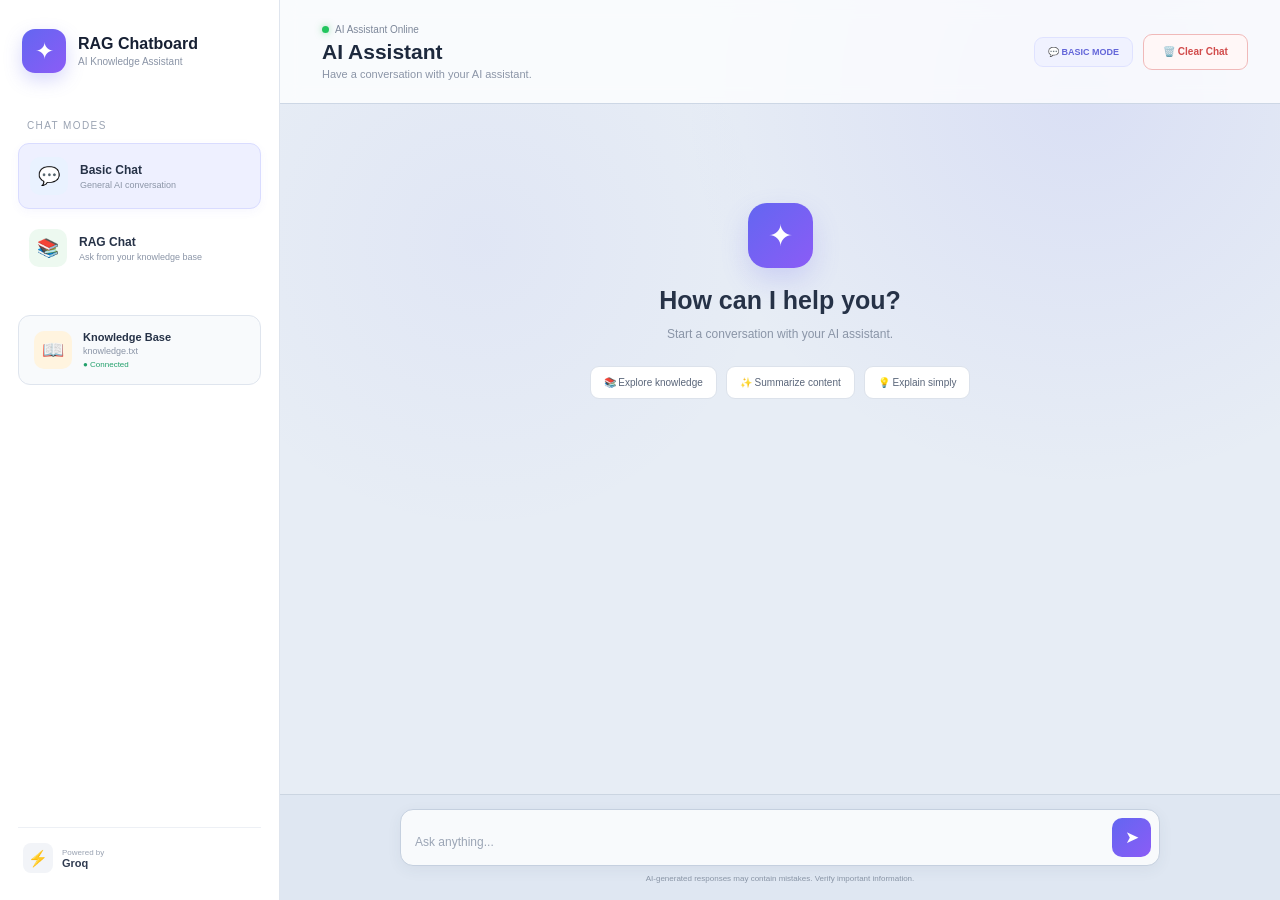
<file: public/index.html>
<!DOCTYPE html>
<html lang="en">

<head>
    <meta charset="UTF-8">
    <meta name="viewport" content="width=device-width, initial-scale=1.0">

    <title>RAG Chatboard</title>

    <link rel="stylesheet" href="static/style.css">
</head>

<body>

<div class="app">

    <!-- ================= SIDEBAR ================= -->

    <aside class="sidebar">

        <div class="logo">
            <div class="logo-icon">✦</div>

            <div>
                <h2>RAG Chatboard</h2>
                <p>AI Knowledge Assistant</p>
            </div>
        </div>


        <div class="sidebar-title">
            CHAT MODES
        </div>


        <!-- BASIC CHAT -->

        <a href="#" class="mode-card active" data-mode="basic">

            <div class="mode-icon basic-icon">
                💬
            </div>

            <div>
                <strong>Basic Chat</strong>
                <span>General AI conversation</span>
            </div>

        </a>


        <!-- RAG CHAT -->

        <a href="#" class="mode-card" data-mode="rag">

            <div class="mode-icon rag-icon">
                📚
            </div>

            <div>
                <strong>RAG Chat</strong>
                <span>Ask from your knowledge base</span>
            </div>

        </a>


        <!-- KNOWLEDGE BASE -->

        <div class="knowledge-card">

            <div class="book-icon">
                📖
            </div>

            <div>
                <strong>Knowledge Base</strong>

                <span>
                    knowledge.txt
                </span>

                <small>
                    ● Connected
                </small>
            </div>

        </div>


        <!-- SIDEBAR BOTTOM -->

        <div class="sidebar-bottom">

            <div class="groq-logo">
                ⚡
            </div>

            <div>
                <span>Powered by</span>
                <strong>Groq</strong>
            </div>

        </div>

    </aside>


    <!-- ================= MAIN ================= -->

    <main class="main">


        <!-- HEADER -->

        <header class="header">

            <div class="header-left">

                <div class="online">
                    <span></span>
                    AI Assistant Online
                </div>

                <h1>
                    AI Assistant
                </h1>

                <p>
                    Have a conversation with your AI assistant.
                </p>

            </div>


            <div class="header-actions">

                <div class="header-mode">
                    💬 BASIC MODE
                </div>

                <button
                    type="button"
                    class="clear-btn"
                >
                    🗑️ Clear Chat
                </button>

            </div>

        </header>


        <!-- ================= CHAT AREA ================= -->

        <section class="chat-area" id="chatArea">


            <!-- WELCOME -->

            <div class="welcome">

                <div class="welcome-icon">
                    ✦
                </div>

                <h2>
                    How can I help you?
                </h2>

                <p>
                    Start a conversation with your AI assistant.
                </p>


                <div class="suggestions">

                    <button
                        type="button"
                        class="suggestion-btn"
                        data-question="What is this knowledge base about?"
                    >
                        📚 Explore knowledge
                    </button>


                    <button
                        type="button"
                        class="suggestion-btn"
                        data-question="Summarize the information"
                    >
                        ✨ Summarize content
                    </button>


                    <button
                        type="button"
                        class="suggestion-btn"
                        data-question="Explain this topic simply"
                    >
                        💡 Explain simply
                    </button>

                </div>

            </div>

        </section>


        <!-- ================= INPUT ================= -->

        <div class="input-area">

            <form id="chatForm">

                <div class="input-box">

                    <textarea
                        id="question"
                        name="question"
                        placeholder="Ask anything..."
                        rows="1"
                        required
                    ></textarea>


                    <button
                        type="submit"
                        class="send-button"
                        title="Send message"
                    >
                        ➤
                    </button>

                </div>

            </form>


            <p class="footer-text">
                AI-generated responses may contain mistakes.
                Verify important information.
            </p>

        </div>

    </main>

</div>


<!-- ================================================= -->
<!-- JAVASCRIPT -->
<!-- ================================================= -->

<script>

/* =========================================
   VERCEL BACKEND
========================================= */

const API_URL = "https://rag-chatboard.vercel.app";


/* =========================================
   CURRENT MODE
========================================= */

let currentMode = "basic";


/* =========================================
   ELEMENTS
========================================= */

const form = document.getElementById("chatForm");

const questionInput = document.getElementById("question");

const chatArea = document.getElementById("chatArea");

const modeCards = document.querySelectorAll(".mode-card");

const headerMode = document.querySelector(".header-mode");

const clearButton = document.querySelector(".clear-btn");

const suggestionButtons =
    document.querySelectorAll(".suggestion-btn");


/* =========================================
   MODE SWITCHING
========================================= */

modeCards.forEach(function(card) {

    card.addEventListener("click", function(event) {

        event.preventDefault();

        modeCards.forEach(function(item) {
            item.classList.remove("active");
        });

        card.classList.add("active");

        currentMode = card.dataset.mode;


        if (currentMode === "rag") {

            headerMode.textContent = "📚 RAG MODE";

        } else {

            headerMode.textContent = "💬 BASIC MODE";

        }

    });

});


/* =========================================
   SUGGESTION BUTTONS
========================================= */

suggestionButtons.forEach(function(button) {

    button.addEventListener("click", function() {

        questionInput.value =
            button.dataset.question;

        questionInput.focus();

    });

});


/* =========================================
   SEND MESSAGE
========================================= */

form.addEventListener("submit", async function(event) {

    event.preventDefault();


    const question =
        questionInput.value.trim();


    if (!question) {
        return;
    }


    /* Show user message */

    addUserMessage(question);


    /* Clear input */

    questionInput.value = "";


    /* Show loading */

    const loadingMessage =
        addAIMessage("Thinking...");


    try {

        const formData = new FormData();

        formData.append(
            "question",
            question
        );

        formData.append(
            "mode",
            currentMode
        );


        const response = await fetch(
            `${API_URL}/chat`,
            {
                method: "POST",
                body: formData
            }
        );


        const data =
            await response.json();


        /* Remove Thinking */

        loadingMessage.remove();


        /* Successful response */

        if (data.success) {

            addAIMessage(data.answer);

        }

        /* Backend error */

        else {

            addAIMessage(
                "Error: " +
                (data.error ||
                "Something went wrong.")
            );

        }

    }

    catch (error) {

        console.error(
            "API Error:",
            error
        );


        loadingMessage.remove();


        addAIMessage(
            "Unable to connect to the AI server."
        );

    }

});


/* =========================================
   USER MESSAGE
========================================= */

function addUserMessage(text) {

    const message =
        document.createElement("div");


    message.className =
        "message user-message";


    message.innerHTML = `

        <div class="message-body">

            <div class="sender user-sender">
                You
            </div>

            <div class="user-bubble">
                ${escapeHtml(text)}
            </div>

        </div>


        <div class="user-avatar">
            YOU
        </div>

    `;


    chatArea.appendChild(message);


    scrollToBottom();

}


/* =========================================
   AI MESSAGE
========================================= */

function addAIMessage(text) {

    const message =
        document.createElement("div");


    message.className =
        "message ai-message";


    message.innerHTML = `

        <div class="ai-avatar">
            ✦
        </div>


        <div class="message-body">

            <div class="sender">

                AI Assistant

                <span class="badge">
                    AI
                </span>

            </div>


            <div class="ai-bubble">

                ${escapeHtml(text)}

            </div>

        </div>

    `;


    chatArea.appendChild(message);


    scrollToBottom();


    return message;

}


/* =========================================
   CLEAR CHAT
========================================= */

clearButton.addEventListener(
    "click",
    function() {

        chatArea.innerHTML = `

            <div class="welcome">

                <div class="welcome-icon">
                    ✦
                </div>


                <h2>
                    How can I help you?
                </h2>


                <p>
                    Start a conversation with
                    your AI assistant.
                </p>


                <div class="suggestions">

                    <button
                        type="button"
                        class="suggestion-btn"
                        data-question="What is this knowledge base about?"
                    >
                        📚 Explore knowledge
                    </button>


                    <button
                        type="button"
                        class="suggestion-btn"
                        data-question="Summarize the information"
                    >
                        ✨ Summarize content
                    </button>


                    <button
                        type="button"
                        class="suggestion-btn"
                        data-question="Explain this topic simply"
                    >
                        💡 Explain simply
                    </button>

                </div>

            </div>

        `;


        /* Reconnect suggestion buttons */

        const newButtons =
            document.querySelectorAll(
                ".suggestion-btn"
            );


        newButtons.forEach(function(button) {

            button.addEventListener(
                "click",
                function() {

                    questionInput.value =
                        button.dataset.question;

                    questionInput.focus();

                }
            );

        });

    }
);


/* =========================================
   ENTER KEY
========================================= */

questionInput.addEventListener(
    "keydown",
    function(event) {

        if (
            event.key === "Enter" &&
            !event.shiftKey
        ) {

            event.preventDefault();

            form.requestSubmit();

        }

    }
);


/* =========================================
   SCROLL CHAT
========================================= */

function scrollToBottom() {

    chatArea.scrollTop =
        chatArea.scrollHeight;

}


/* =========================================
   SECURITY
========================================= */

function escapeHtml(text) {

    const div =
        document.createElement("div");

    div.textContent = text;

    return div.innerHTML;

}

</script>

</body>
</html>
</file>
<file: public/static/style.css>
* {
    margin: 0;
    padding: 0;
    box-sizing: border-box;
}

body {
    font-family: "Segoe UI", Arial, sans-serif;
    background: #dfe7f2;
    color: #1e293b;
    min-height: 100vh;
}

.app {
    display: flex;
    min-height: 100vh;
}


/* =====================================================
   SIDEBAR
===================================================== */

.sidebar {
    width: 280px;
    background: #ffffff;
    border-right: 1px solid #dfe5ee;
    padding: 24px 18px;
    display: flex;
    flex-direction: column;
}

.logo {
    display: flex;
    align-items: center;
    gap: 12px;
    padding: 5px 4px;
    margin-bottom: 42px;
}

.logo-icon {
    width: 44px;
    height: 44px;
    border-radius: 13px;

    display: flex;
    align-items: center;
    justify-content: center;

    font-size: 23px;
    color: white;

    background: linear-gradient(
        135deg,
        #6366f1,
        #8b5cf6
    );

    box-shadow:
        0 7px 18px rgba(99, 102, 241, 0.25);
}

.logo h2 {
    font-size: 16px;
    color: #172033;
}

.logo p {
    font-size: 10px;
    color: #8a94a6;
    margin-top: 3px;
}

.sidebar-title {
    font-size: 10px;
    letter-spacing: 1.4px;
    color: #9aa3b2;
    margin: 0 9px 12px;
}


/* MODE CARDS */

.mode-card {
    text-decoration: none;

    display: flex;
    align-items: center;
    gap: 12px;

    padding: 13px 11px;
    margin-bottom: 7px;

    border-radius: 11px;

    color: #263247;
    transition: all 0.2s;
}

.mode-card:hover {
    background: #f3f6fb;
}

.mode-card.active {
    background: #eef0ff;
    border: 1px solid #d9dcff;

    box-shadow:
        0 3px 10px rgba(99, 102, 241, 0.05);
}

.mode-icon {
    width: 38px;
    height: 38px;

    display: flex;
    align-items: center;
    justify-content: center;

    border-radius: 10px;
    font-size: 18px;
}

.basic-icon {
    background: #e9f2ff;
}

.rag-icon {
    background: #edf9f0;
}

.mode-card strong {
    display: block;
    font-size: 12px;
    color: #263247;
}

.mode-card span {
    display: block;
    font-size: 9px;
    color: #8b95a7;
    margin-top: 3px;
}


/* KNOWLEDGE CARD */

.knowledge-card {
    margin-top: 28px;

    padding: 15px;

    border: 1px solid #dfe5ee;
    border-radius: 12px;

    background: #f8fafc;

    display: flex;
    gap: 11px;
    align-items: center;
}

.book-icon {
    width: 38px;
    height: 38px;

    border-radius: 10px;

    display: flex;
    align-items: center;
    justify-content: center;

    background: #fff4df;

    font-size: 18px;
}

.knowledge-card strong {
    display: block;
    font-size: 11px;
    color: #263247;
}

.knowledge-card span {
    display: block;
    font-size: 9px;
    color: #8b95a7;
    margin-top: 3px;
}

.knowledge-card small {
    display: block;
    font-size: 8px;
    color: #22a06b;
    margin-top: 4px;
}


/* SIDEBAR BOTTOM */

.sidebar-bottom {
    margin-top: auto;

    padding: 15px 5px 3px;

    border-top: 1px solid #edf0f5;

    display: flex;
    align-items: center;
    gap: 9px;
}

.groq-logo {
    width: 30px;
    height: 30px;

    border-radius: 8px;

    display: flex;
    align-items: center;
    justify-content: center;

    background: #f2f4f8;
}

.sidebar-bottom span {
    display: block;
    font-size: 8px;
    color: #9aa3b2;
}

.sidebar-bottom strong {
    display: block;
    font-size: 11px;
    color: #303b50;
}


/* =====================================================
   MAIN
===================================================== */

.main {
    flex: 1;

    display: flex;
    flex-direction: column;

    min-width: 0;

    background:
        radial-gradient(
            circle at 80% 10%,
            rgba(99, 102, 241, 0.10),
            transparent 35%
        ),
        #e7edf5;
}


/* =====================================================
   HEADER
===================================================== */

.header {
    min-height: 104px;

    padding: 22px 32px 22px 42px;

    background: rgba(255, 255, 255, 0.76);

    backdrop-filter: blur(10px);

    border-bottom: 1px solid #cdd7e5;

    display: flex;
    align-items: center;
    justify-content: space-between;

    gap: 20px;
}

.header-left {
    min-width: 0;
}

.online {
    font-size: 10px;

    color: #7c8799;

    margin-bottom: 5px;

    display: flex;
    align-items: center;
    gap: 6px;
}

.online span {
    width: 7px;
    height: 7px;

    border-radius: 50%;

    background: #22c55e;

    box-shadow:
        0 0 7px rgba(34, 197, 94, 0.5);
}

.header h1 {
    font-size: 21px;
    color: #1d293d;
}

.header p {
    font-size: 11px;
    color: #8b95a7;
    margin-top: 4px;
}


/* =====================================================
   HEADER RIGHT SIDE
===================================================== */

.header-actions {
    display: flex;
    align-items: center;
    gap: 10px;

    flex-shrink: 0;
}


/* MODE BADGE */

.header-mode {
    padding: 9px 13px;

    border-radius: 9px;

    background: #f0f2ff;

    border: 1px solid #dfe2ff;

    color: #6366d9;

    font-size: 9px;

    font-weight: 600;

    white-space: nowrap;
}


/* =====================================================
   CLEAR CHAT BUTTON
===================================================== */

.clear-btn {
    display: inline-flex;

    align-items: center;
    justify-content: center;

    gap: 7px;

    min-width: 105px;

    height: 36px;

    padding: 0 13px;

    border: 1px solid #f0b9b9;

    border-radius: 9px;

    background: #fff7f7;

    color: #d14b4b;

    font-family: inherit;

    font-size: 10px;

    font-weight: 600;

    cursor: pointer;

    transition: all 0.2s ease;
}

.clear-btn:hover {
    background: #feecec;

    border-color: #e99b9b;

    color: #c53d3d;

    transform: translateY(-1px);

    box-shadow:
        0 5px 12px rgba(209, 75, 75, 0.12);
}

.clear-btn:active {
    transform: translateY(0);
}


/* =====================================================
   CHAT AREA
===================================================== */

.chat-area {
    flex: 1;

    overflow-y: auto;

    padding: 38px 12% 25px;

    background:
        radial-gradient(
            circle at 20% 20%,
            rgba(99, 102, 241, 0.05),
            transparent 30%
        );
}


/* SCROLLBAR */

.chat-area::-webkit-scrollbar {
    width: 7px;
}

.chat-area::-webkit-scrollbar-track {
    background: transparent;
}

.chat-area::-webkit-scrollbar-thumb {
    background: #c4cedc;
    border-radius: 10px;
}

.chat-area::-webkit-scrollbar-thumb:hover {
    background: #adb9c9;
}


/* =====================================================
   WELCOME
===================================================== */

.welcome {
    max-width: 650px;

    margin: 8% auto;

    text-align: center;
}

.welcome-icon {
    width: 65px;
    height: 65px;

    margin: auto auto 18px;

    display: flex;
    align-items: center;
    justify-content: center;

    border-radius: 19px;

    font-size: 30px;
    color: white;

    background: linear-gradient(
        135deg,
        #6366f1,
        #8b5cf6
    );

    box-shadow:
        0 12px 28px rgba(99, 102, 241, 0.2);
}

.welcome h2 {
    font-size: 25px;
    color: #263247;
}

.welcome p {
    max-width: 500px;

    margin: 10px auto 22px;

    color: #8a95a7;

    font-size: 12px;

    line-height: 1.6;
}

.suggestions {
    display: flex;

    justify-content: center;

    gap: 9px;

    flex-wrap: wrap;
}

.suggestions button {
    border: 1px solid #dce2eb;

    background: #ffffff;

    color: #596579;

    padding: 10px 13px;

    border-radius: 9px;

    font-size: 10px;

    cursor: pointer;

    transition: 0.2s;
}

.suggestions button:hover {
    border-color: #aeb5ff;

    background: #f5f5ff;

    color: #5559c9;

    transform: translateY(-1px);
}


/* =====================================================
   MESSAGES
===================================================== */

.message {
    display: flex;

    gap: 11px;

    width: 100%;

    max-width: 850px;

    margin: 0 auto 26px;
}

.message-body {
    max-width: 70%;
}


/* =====================================================
   AI MESSAGE
===================================================== */

.ai-message {
    justify-content: flex-start;
}

.ai-avatar {
    width: 36px;
    height: 36px;

    flex-shrink: 0;

    border-radius: 10px;

    display: flex;
    align-items: center;
    justify-content: center;

    color: white;

    font-size: 18px;

    background: linear-gradient(
        135deg,
        #6366f1,
        #8b5cf6
    );

    box-shadow:
        0 4px 10px rgba(99, 102, 241, 0.15);
}

.sender {
    font-size: 10px;

    color: #69758a;

    margin-bottom: 6px;
}

.badge {
    font-size: 8px;

    padding: 2px 5px;

    border-radius: 4px;

    margin-left: 5px;

    background: #e8eaff;

    color: #6366d9;
}

.ai-bubble {
    background: #ffffff;

    border: 1px solid #d3dce8;

    border-radius: 4px 14px 14px 14px;

    padding: 15px 17px;

    color: #334155;

    font-size: 12px;

    line-height: 1.7;

    white-space: pre-wrap;

    box-shadow:
        0 5px 15px rgba(51, 65, 85, 0.07);
}


/* =====================================================
   USER MESSAGE
===================================================== */

.user-message {
    justify-content: flex-end;
}

.user-sender {
    text-align: right;
}

.user-avatar {
    width: 36px;
    height: 36px;

    flex-shrink: 0;

    border-radius: 10px;

    display: flex;
    align-items: center;
    justify-content: center;

    background: #334155;

    color: white;

    font-size: 9px;
}

.user-bubble {
    background: #6366f1;

    color: white;

    border-radius: 14px 4px 14px 14px;

    padding: 13px 17px;

    font-size: 12px;

    line-height: 1.6;

    box-shadow:
        0 5px 15px rgba(99, 102, 241, 0.18);
}


/* =====================================================
   COPY BUTTON
===================================================== */

.copy-btn {
    margin-top: 6px;

    border: none;

    background: transparent;

    color: #929baa;

    font-size: 9px;

    cursor: pointer;

    padding: 0;
}

.copy-btn:hover {
    color: #6366d9;
}


/* =====================================================
   INPUT AREA
===================================================== */

.input-area {
    padding: 14px 12% 17px;

    background: #dfe7f2;

    border-top: 1px solid #cbd5e1;
}

.input-area form {
    max-width: 850px;

    margin: auto;
}

.input-box {
    display: flex;

    align-items: flex-end;

    gap: 8px;

    padding: 8px 8px 8px 14px;

    background: #f8fafc;

    border: 1px solid #c5d0df;

    border-radius: 13px;

    box-shadow:
        0 4px 15px rgba(51, 65, 85, 0.06);

    transition: 0.2s;
}

.input-box:focus-within {
    background: #ffffff;

    border-color: #9da2ff;

    box-shadow:
        0 0 0 3px rgba(99, 102, 241, 0.08),
        0 5px 15px rgba(51, 65, 85, 0.06);
}

textarea {
    flex: 1;

    border: none;

    outline: none;

    background: transparent;

    resize: none;

    max-height: 110px;

    color: #263247;

    font-family: inherit;

    font-size: 12px;

    padding: 8px 0;
}

textarea::placeholder {
    color: #9ba5b5;
}


/* SEND BUTTON */

.send-button {
    width: 39px;
    height: 39px;

    border: none;

    border-radius: 10px;

    color: white;

    font-size: 17px;

    cursor: pointer;

    background: linear-gradient(
        135deg,
        #6366f1,
        #8b5cf6
    );

    transition: 0.2s;
}

.send-button:hover {
    transform: scale(1.04);

    box-shadow:
        0 6px 15px rgba(99, 102, 241, 0.25);
}


/* FOOTER */

.footer-text {
    text-align: center;

    color: #8995a6;

    font-size: 8px;

    margin-top: 8px;
}


/* =====================================================
   MOBILE
===================================================== */

@media (max-width: 800px) {

    .sidebar {
        display: none;
    }

    .header {
        padding: 18px 20px;

        min-height: 90px;
    }

    .header-actions {
        gap: 6px;
    }

    .clear-btn {
        min-width: auto;

        padding: 8px 10px;

        font-size: 9px;
    }

    .chat-area {
        padding: 25px 18px;
    }

    .input-area {
        padding: 12px 18px;
    }

    .message-body {
        max-width: 82%;
    }

    .header-mode {
        display: none;
    }

    .header h1 {
        font-size: 18px;
    }

    .header p {
        font-size: 10px;
    }
}
</file>
